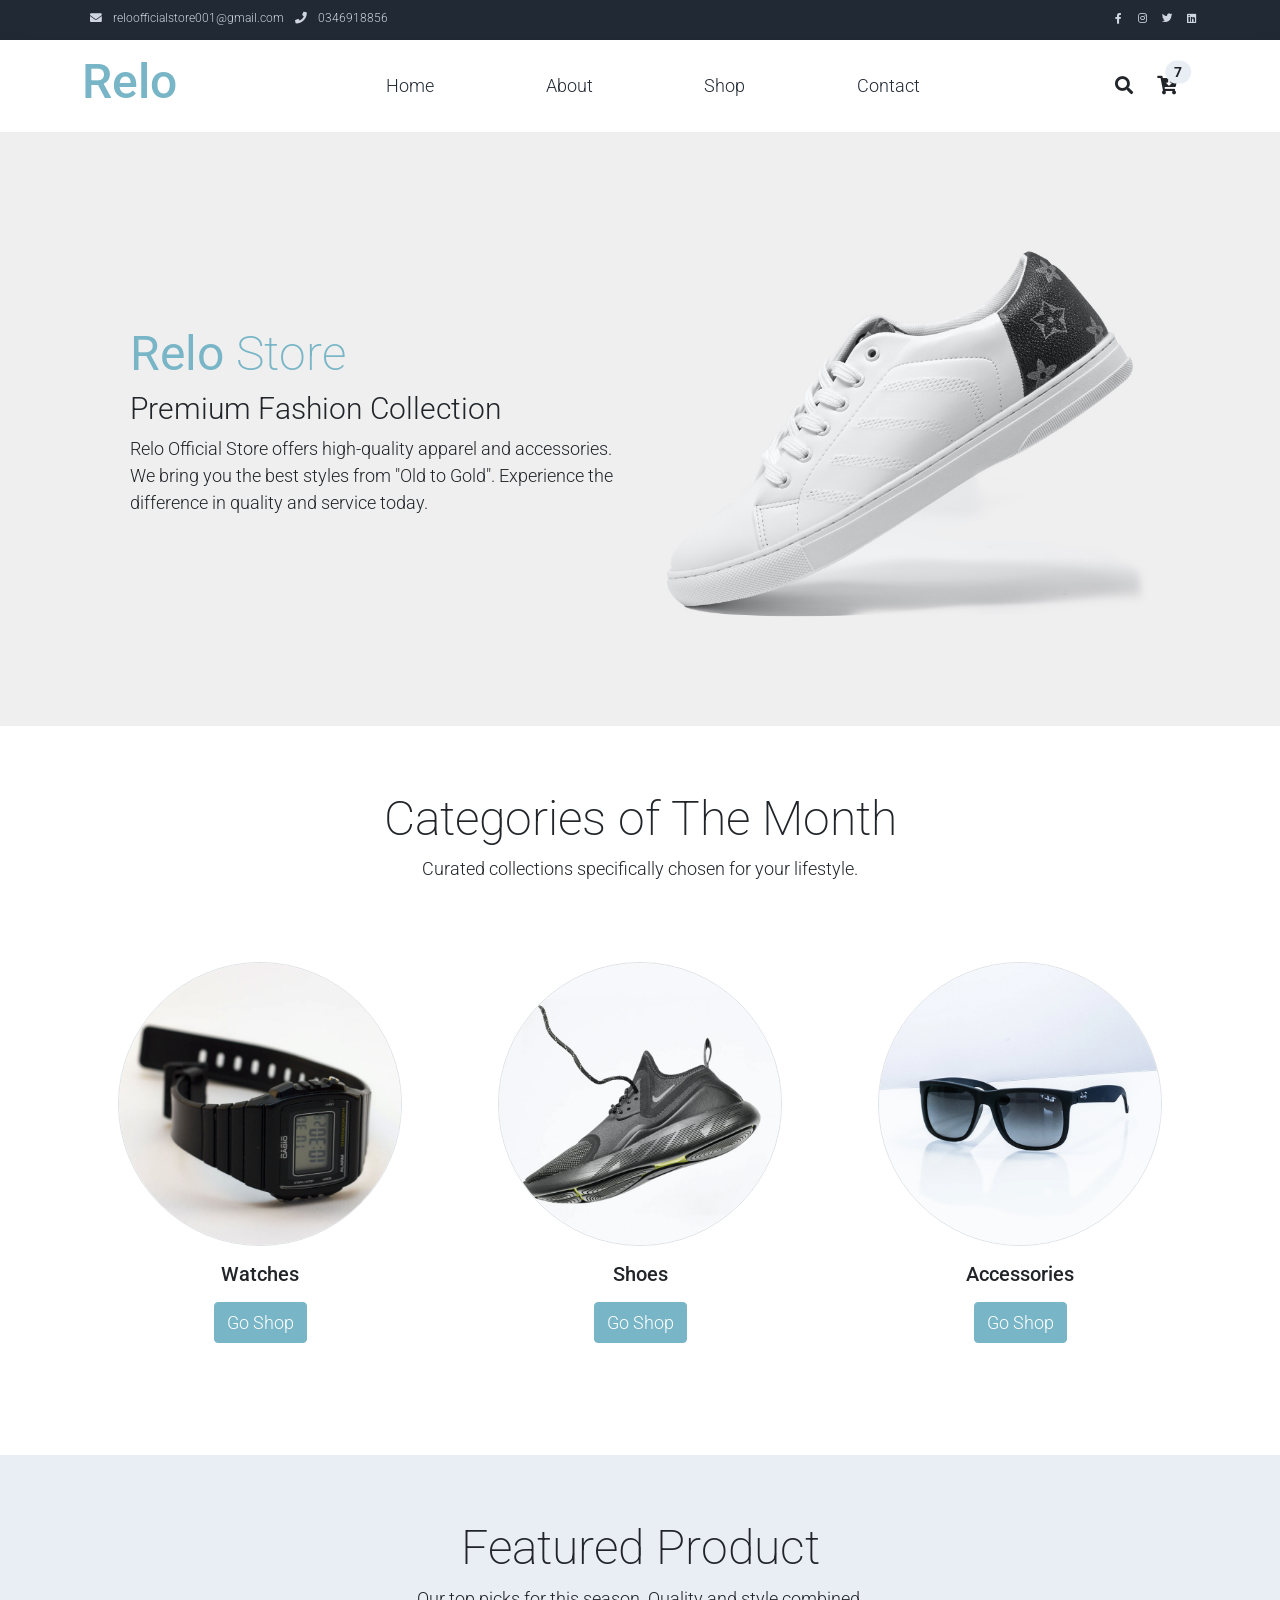
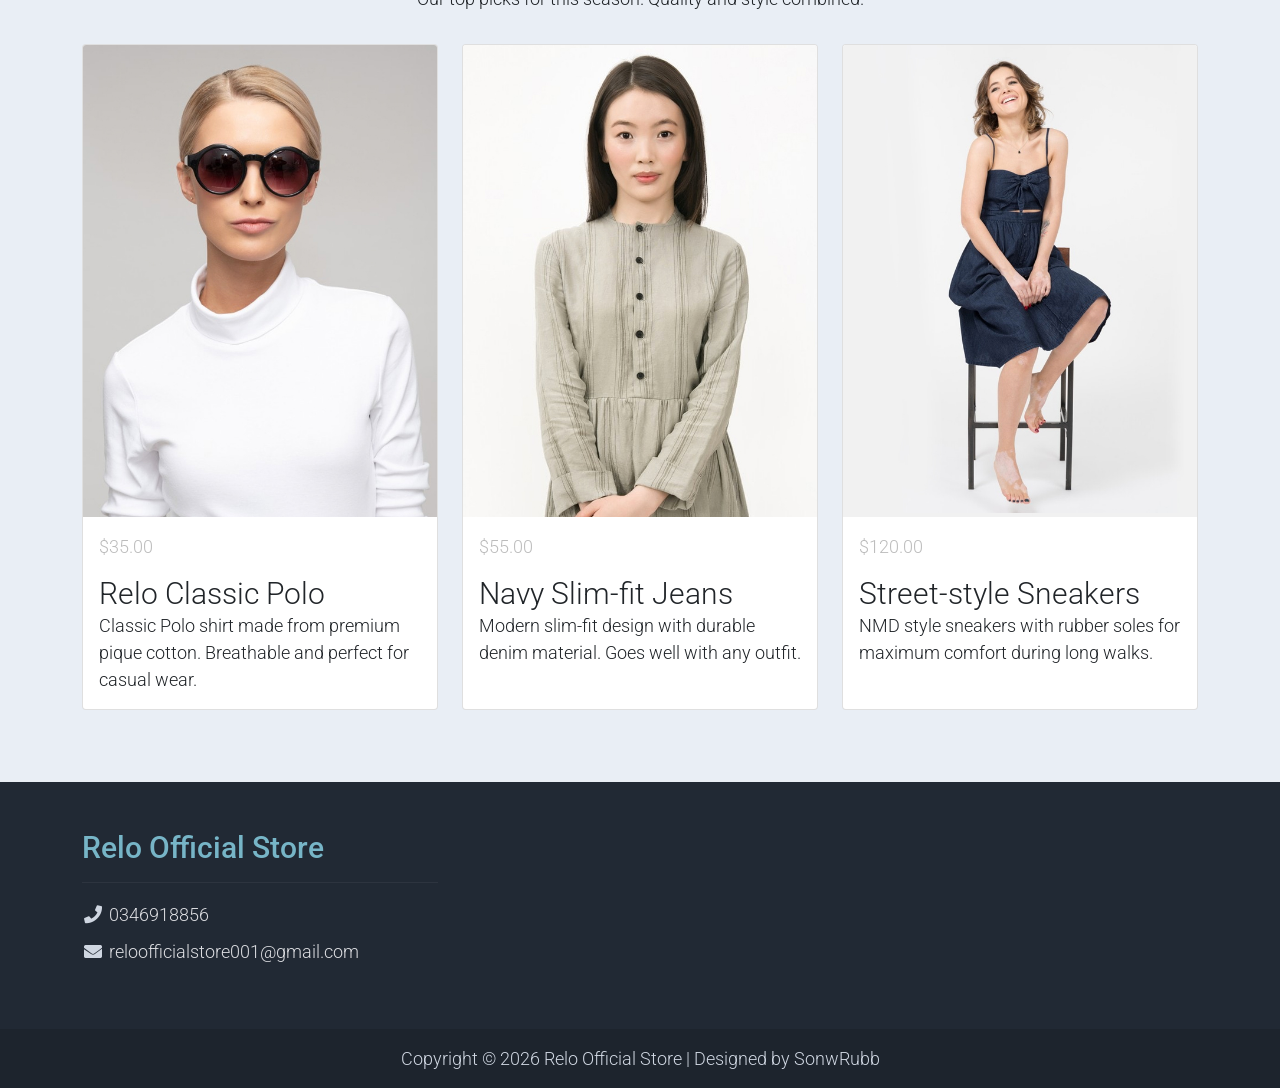
<file: index.html>
<!DOCTYPE html>
<html lang="en">

<head>
    <title>RELO - From Old to Gold</title>
    <meta charset="utf-8">
    <meta name="viewport" content="width=device-width, initial-scale=1">

    <link rel="apple-touch-icon" href="assets/img/Relo.png">
    <link rel="shortcut icon" type="image/x-icon" href="assets/img/Relo.png">

    <link rel="stylesheet" href="assets/css/bootstrap.min.css">
    <link rel="stylesheet" href="assets/css/templatemo.css">
    <link rel="stylesheet" href="assets/css/custom.css">

    <link rel="stylesheet" href="https://fonts.googleapis.com/css2?family=Roboto:wght@100;200;300;400;500;700;900&display=swap">
    <link rel="stylesheet" href="assets/css/fontawesome.min.css">
</head>

<body>
    <nav class="navbar navbar-expand-lg bg-dark navbar-light d-none d-lg-block" id="templatemo_nav_top">
        <div class="container text-light">
            <div class="w-100 d-flex justify-content-between">
                <div>
                    <i class="fa fa-envelope mx-2"></i>
                    <a class="navbar-sm-brand text-light text-decoration-none" href="mailto:reloofficialstore001@gmail.com">reloofficialstore001@gmail.com</a>
                    <i class="fa fa-phone mx-2"></i>
                    <a class="navbar-sm-brand text-light text-decoration-none" href="tel:0346918856">0346918856</a>
                </div>
                <div>
                    <a class="text-light" href="https://fb.com/templatemo" target="_blank" rel="sponsored"><i class="fab fa-facebook-f fa-sm fa-fw me-2"></i></a>
                    <a class="text-light" href="https://www.instagram.com/" target="_blank"><i class="fab fa-instagram fa-sm fa-fw me-2"></i></a>
                    <a class="text-light" href="https://twitter.com/" target="_blank"><i class="fab fa-twitter fa-sm fa-fw me-2"></i></a>
                    <a class="text-light" href="https://www.linkedin.com/" target="_blank"><i class="fab fa-linkedin fa-sm fa-fw"></i></a>
                </div>
            </div>
        </div>
    </nav>
    <nav class="navbar navbar-expand-lg navbar-light shadow">
        <div class="container d-flex justify-content-between align-items-center">
            <a class="navbar-brand text-success logo h1 align-self-center" href="index.html">Relo</a>

            <button class="navbar-toggler border-0" type="button" data-bs-toggle="collapse" data-bs-target="#templatemo_main_nav">
                <span class="navbar-toggler-icon"></span>
            </button>

            <div class="align-self-center collapse navbar-collapse flex-fill d-lg-flex justify-content-lg-between" id="templatemo_main_nav">
                <div class="flex-fill">
                    <ul class="nav navbar-nav d-flex justify-content-between mx-lg-auto">
                        <li class="nav-item"><a class="nav-link" href="index.html">Home</a></li>
                        <li class="nav-item"><a class="nav-link" href="about.html">About</a></li>
                        <li class="nav-item"><a class="nav-link" href="shop.html">Shop</a></li>
                        <li class="nav-item"><a class="nav-link" href="contact.html">Contact</a></li>
                    </ul>
                </div>
                <div class="navbar align-self-center d-flex">
                    <a class="nav-icon d-none d-lg-inline" href="#" data-bs-toggle="modal" data-bs-target="#templatemo_search">
                        <i class="fa fa-fw fa-search text-dark mr-2"></i>
                    </a>
                    <a class="nav-icon position-relative text-decoration-none" href="#">
                        <i class="fa fa-fw fa-cart-arrow-down text-dark mr-1"></i>
                        <span class="position-absolute top-0 left-100 translate-middle badge rounded-pill bg-light text-dark">7</span>
                    </a>
                </div>
            </div>
        </div>
    </nav>
    <div class="modal fade bg-white" id="templatemo_search" tabindex="-1" role="dialog" aria-hidden="true">
        <div class="modal-dialog modal-lg" role="document">
            <div class="w-100 pt-1 mb-5 text-right">
                <button type="button" class="btn-close" data-bs-dismiss="modal" aria-label="Close"></button>
            </div>
            <form action="shop.html" method="get" class="modal-content modal-body border-0 p-0">
                <div class="input-group mb-2">
                    <input type="text" class="form-control" id="inputModalSearch" name="q" placeholder="Search ...">
                    <button type="submit" class="input-group-text bg-success text-light">
                        <i class="fa fa-fw fa-search text-white"></i>
                    </button>
                </div>
            </form>
        </div>
    </div>

    <div id="template-mo-zay-hero-carousel" class="carousel slide" data-bs-ride="carousel">
        <div class="carousel-inner">
            <div class="carousel-item active">
                <div class="container">
                    <div class="row p-5">
                        <div class="mx-auto col-md-8 col-lg-6 order-lg-last">
                            <img class="img-fluid" src="./assets/img/banner_img_01.jpg" alt="Banner">
                        </div>
                        <div class="col-lg-6 mb-0 d-flex align-items-center">
                            <div class="text-align-left">
                                <h1 class="h1 text-success"><b>Relo</b> Store</h1>
                                <h3 class="h2">Premium Fashion Collection</h3>
                                <p>
                                    Relo Official Store offers high-quality apparel and accessories. 
                                    We bring you the best styles from "Old to Gold". 
                                    Experience the difference in quality and service today.
                                </p>
                            </div>
                        </div>
                    </div>
                </div>
            </div>
        </div>
    </div>
    <section class="container py-5">
        <div class="row text-center pt-3">
            <div class="col-lg-6 m-auto">
                <h1 class="h1">Categories of The Month</h1>
                <p>Curated collections specifically chosen for your lifestyle.</p>
            </div>
        </div>
        <div class="row">
            <div class="col-12 col-md-4 p-5 mt-3 text-center">
                <a href="shop.html"><img src="./assets/img/category_img_01.jpg" class="rounded-circle img-fluid border"></a>
                <h5 class="mt-3 mb-3">Watches</h5>
                <p><a href="shop.html" class="btn btn-success">Go Shop</a></p>
            </div>
            <div class="col-12 col-md-4 p-5 mt-3 text-center">
                <a href="shop.html"><img src="./assets/img/category_img_02.jpg" class="rounded-circle img-fluid border"></a>
                <h2 class="h5 mt-3 mb-3">Shoes</h2>
                <p><a href="shop.html" class="btn btn-success">Go Shop</a></p>
            </div>
            <div class="col-12 col-md-4 p-5 mt-3 text-center">
                <a href="shop.html"><img src="./assets/img/category_img_03.jpg" class="rounded-circle img-fluid border"></a>
                <h2 class="h5 mt-3 mb-3">Accessories</h2>
                <p><a href="shop.html" class="btn btn-success">Go Shop</a></p>
            </div>
        </div>
    </section>
    <section class="bg-light">
        <div class="container py-5">
            <div class="row text-center py-3">
                <div class="col-lg-6 m-auto">
                    <h1 class="h1">Featured Product</h1>
                    <p>Our top picks for this season. Quality and style combined.</p>
                </div>
            </div>
            
            <div class="row" id="featured-products">
                </div>

        </div>
    </section>
    <footer class="bg-dark" id="tempaltemo_footer">
        <div class="container">
            <div class="row">
                <div class="col-md-4 pt-5">
                    <h2 class="h2 text-success border-bottom pb-3 border-light logo">Relo Official Store</h2>
                    <ul class="list-unstyled text-light footer-link-list">
                        <li><i class="fa fa-phone fa-fw"></i> <a class="text-decoration-none" href="tel:0346918856">0346918856</a></li>
                        <li><i class="fa fa-envelope fa-fw"></i> <a class="text-decoration-none" href="mailto:reloofficialstore001@gmail.com">reloofficialstore001@gmail.com</a></li>
                    </ul>
                </div>
            </div>
        </div>
        <div class="w-100 bg-black py-3 mt-5">
            <div class="container text-center">
                <p class="text-light mb-0">Copyright &copy; 2026 Relo Official Store | Designed by SonwRubb</p>
            </div>
        </div>
    </footer>

    <script src="assets/js/jquery-1.11.0.min.js"></script>
    <script src="assets/js/bootstrap.bundle.min.js"></script>
    <script src="assets/js/templatemo.js"></script>
    
    <script src="assets/js/product.js"></script>
    <script src="assets/js/product-render.js"></script>
</body>

</html>
</file>
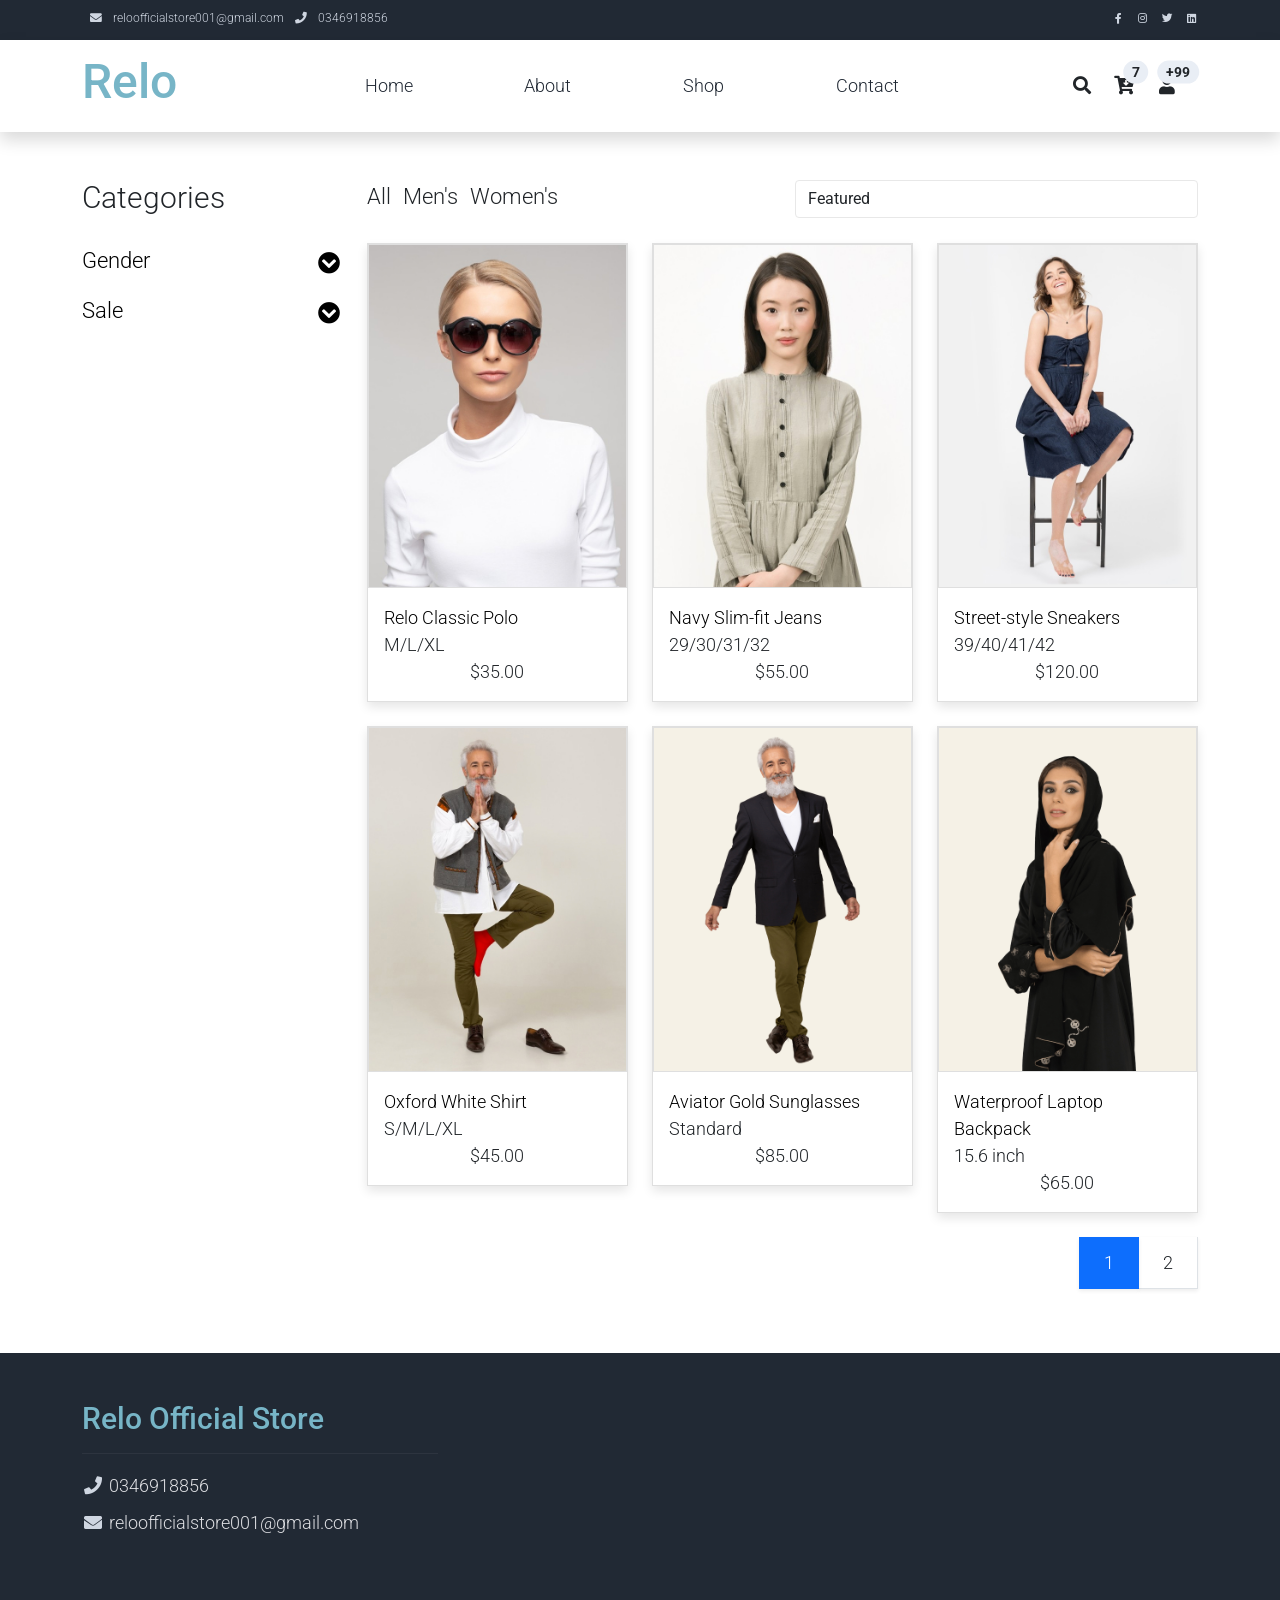
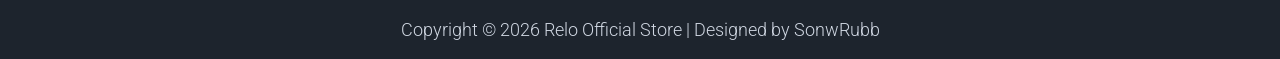
<file: shop.html>
<!DOCTYPE html>
<html lang="en">

<head>
    <title>RELO - From Old to Gold</title>
    <meta charset="utf-8">
    <meta name="viewport" content="width=device-width, initial-scale=1">

    <link rel="apple-touch-icon" href="assets/img/Relo.png">
    <link rel="shortcut icon" type="image/x-icon" href="assets/img/Relo.png">

    <link rel="stylesheet" href="assets/css/bootstrap.min.css">
    <link rel="stylesheet" href="assets/css/templatemo.css">
    <link rel="stylesheet" href="assets/css/custom.css">

    <link rel="stylesheet" href="https://fonts.googleapis.com/css2?family=Roboto:wght@100;200;300;400;500;700;900&display=swap">
    <link rel="stylesheet" href="assets/css/fontawesome.min.css">
</head>

<body>
    <nav class="navbar navbar-expand-lg bg-dark navbar-light d-none d-lg-block" id="templatemo_nav_top">
        <div class="container text-light">
            <div class="w-100 d-flex justify-content-between">
                <div>
                    <i class="fa fa-envelope mx-2"></i>
                    <a class="navbar-sm-brand text-light text-decoration-none" href="mailto:reloofficialstore001@gmail.com">reloofficialstore001@gmail.com</a>
                    <i class="fa fa-phone mx-2"></i>
                    <a class="navbar-sm-brand text-light text-decoration-none" href="tel:0346918856">0346918856</a>
                </div>
                <div>
                    <a class="text-light" href="https://fb.com/templatemo" target="_blank" rel="sponsored"><i class="fab fa-facebook-f fa-sm fa-fw me-2"></i></a>
                    <a class="text-light" href="https://www.instagram.com/" target="_blank"><i class="fab fa-instagram fa-sm fa-fw me-2"></i></a>
                    <a class="text-light" href="https://twitter.com/" target="_blank"><i class="fab fa-twitter fa-sm fa-fw me-2"></i></a>
                    <a class="text-light" href="https://www.linkedin.com/" target="_blank"><i class="fab fa-linkedin fa-sm fa-fw"></i></a>
                </div>
            </div>
        </div>
    </nav>
    <nav class="navbar navbar-expand-lg navbar-light shadow">
        <div class="container d-flex justify-content-between align-items-center">
            <a class="navbar-brand text-success logo h1 align-self-center" href="index.html">
                Relo
            </a>

            <button class="navbar-toggler border-0" type="button" data-bs-toggle="collapse" data-bs-target="#templatemo_main_nav" aria-controls="navbarSupportedContent" aria-expanded="false" aria-label="Toggle navigation">
                <span class="navbar-toggler-icon"></span>
            </button>

            <div class="align-self-center collapse navbar-collapse flex-fill d-lg-flex justify-content-lg-between" id="templatemo_main_nav">
                <div class="flex-fill">
                    <ul class="nav navbar-nav d-flex justify-content-between mx-lg-auto">
                        <li class="nav-item"><a class="nav-link" href="index.html">Home</a></li>
                        <li class="nav-item"><a class="nav-link" href="about.html">About</a></li>
                        <li class="nav-item"><a class="nav-link" href="shop.html">Shop</a></li>
                        <li class="nav-item"><a class="nav-link" href="contact.html">Contact</a></li>
                    </ul>
                </div>
                <div class="navbar align-self-center d-flex">
                    <a class="nav-icon d-none d-lg-inline" href="#" data-bs-toggle="modal" data-bs-target="#templatemo_search">
                        <i class="fa fa-fw fa-search text-dark mr-2"></i>
                    </a>
                    <a class="nav-icon position-relative text-decoration-none" href="#">
                        <i class="fa fa-fw fa-cart-arrow-down text-dark mr-1"></i>
                        <span class="position-absolute top-0 left-100 translate-middle badge rounded-pill bg-light text-dark">7</span>
                    </a>
                    <a class="nav-icon position-relative text-decoration-none" href="#">
                        <i class="fa fa-fw fa-user text-dark mr-3"></i>
                        <span class="position-absolute top-0 left-100 translate-middle badge rounded-pill bg-light text-dark">+99</span>
                    </a>
                </div>
            </div>
        </div>
    </nav>
    <div class="modal fade bg-white" id="templatemo_search" tabindex="-1" role="dialog" aria-labelledby="exampleModalLabel" aria-hidden="true">
        <div class="modal-dialog modal-lg" role="document">
            <div class="w-100 pt-1 mb-5 text-right">
                <button type="button" class="btn-close" data-bs-dismiss="modal" aria-label="Close"></button>
            </div>
            <form action="" method="get" class="modal-content modal-body border-0 p-0">
                <div class="input-group mb-2">
                    <input type="text" class="form-control" id="inputModalSearch" name="q" placeholder="Search ...">
                    <button type="submit" class="input-group-text bg-success text-light">
                        <i class="fa fa-fw fa-search text-white"></i>
                    </button>
                </div>
            </form>
        </div>
    </div>

    <div class="container py-5">
        <div class="row">
            <div class="col-lg-3">
                <h1 class="h2 pb-4">Categories</h1>
                <ul class="list-unstyled templatemo-accordion">
                    <li class="pb-3">
                        <a class="collapsed d-flex justify-content-between h3 text-decoration-none" href="#">
                            Gender <i class="fa fa-fw fa-chevron-circle-down mt-1"></i>
                        </a>
                        <ul class="collapse show list-unstyled pl-3">
                            <li><a class="text-decoration-none" href="#">Men</a></li>
                            <li><a class="text-decoration-none" href="#">Women</a></li>
                        </ul>
                    </li>
                    <li class="pb-3">
                        <a class="collapsed d-flex justify-content-between h3 text-decoration-none" href="#">
                            Sale <i class="pull-right fa fa-fw fa-chevron-circle-down mt-1"></i>
                        </a>
                        <ul id="collapseTwo" class="collapse list-unstyled pl-3">
                            <li><a class="text-decoration-none" href="#">Sport</a></li>
                            <li><a class="text-decoration-none" href="#">Luxury</a></li>
                        </ul>
                    </li>
                </ul>
            </div>

            <div class="col-lg-9">
                <div class="row">
                    <div class="col-md-6">
                        <ul class="list-inline shop-top-menu pb-3 pt-1">
                            <li class="list-inline-item"><a class="h3 text-dark text-decoration-none mr-3" href="#">All</a></li>
                            <li class="list-inline-item"><a class="h3 text-dark text-decoration-none mr-3" href="#">Men's</a></li>
                            <li class="list-inline-item"><a class="h3 text-dark text-decoration-none" href="#">Women's</a></li>
                        </ul>
                    </div>
                    <div class="col-md-6 pb-4">
                        <div class="d-flex">
                            <select class="form-control">
                                <option>Featured</option>
                                <option>A to Z</option>
                                <option>Item</option>
                            </select>
                        </div>
                    </div>
                </div>

                <div class="row" id="product-grid">
                    </div>

                <div class="row">
                    <ul class="pagination pagination-lg justify-content-end" id="pagination-container">
                        </ul>
                </div>
            </div>
        </div>
    </div>
    <footer class="bg-dark" id="tempaltemo_footer">
        <div class="container">
            <div class="row">
                <div class="col-md-4 pt-5">
                    <h2 class="h2 text-success border-bottom pb-3 border-light logo">Relo Official Store</h2>
                    <ul class="list-unstyled text-light footer-link-list">
                        <li><i class="fa fa-phone fa-fw"></i> <a class="text-decoration-none" href="tel:0346918856">0346918856</a></li>
                        <li><i class="fa fa-envelope fa-fw"></i> <a class="text-decoration-none" href="mailto:reloofficialstore001@gmail.com">reloofficialstore001@gmail.com</a></li>
                    </ul>
                </div>
            </div>
        </div>
        <div class="w-100 bg-black py-3 mt-5">
            <div class="container text-center">
                <p class="text-light mb-0">Copyright &copy; 2026 Relo Official Store | Designed by SonwRubb</p>
            </div>
        </div>
    </footer>

    <script src="assets/js/jquery-1.11.0.min.js"></script>
    <script src="assets/js/jquery-migrate-1.2.1.min.js"></script>
    <script src="assets/js/bootstrap.bundle.min.js"></script>
    <script src="assets/js/templatemo.js"></script>

    <script src="assets/js/product.js"></script>
    <script src="assets/js/product-render.js"></script>
</body>

</html>
</file>
<file: assets/css/templatemo.css>
/*

TemplateMo 559 Zay Shop

https://templatemo.com/tm-559-zay-shop

---------------------------------------------
Table of contents
------------------------------------------------
1. Typography
2. General
3. Nav
4. Hero Carousel
5. Accordion
6. Shop
7. Product
8. Carousel Hero
9. Carousel Brand
10. Services
11. Contact map
12. Footer
13. Small devices (landscape phones, 576px and up)
14. Medium devices (tablets, 768px and up)
15. Large devices (desktops, 992px and up)
16. Extra large devices (large desktops, 1200px and up)
--------------------------------------------- */




/* Typography */
body, ul, li, p, a, label, input, div {
  font-family: 'Roboto', sans-serif;
  font-size: 18px !important;
  font-weight: 300 !important;
}
.h1 {
  font-family: 'Roboto', sans-serif;
  font-size: 48px !important;
  font-weight: 200 !important;
}
.h2 {
  font-family: 'Roboto', sans-serif;
  font-size: 30px !important;
  font-weight: 300;
}
.h3 {
  font-family: 'Roboto', sans-serif;
  font-size: 22px !important;
}
/* General */
.logo { font-weight: 500 !important;}
.text-warning {  color: #ede861 !important;}
.text-muted { color: #bcbcbc !important;}
.text-success { color: #77b5c7 !important;}
.text-light { color: #cfd6e1 !important;}
.bg-dark { background-color: #212934 !important;}
.bg-light { background-color: #e9eef5 !important;}
.bg-black { background-color: #1d242d !important;}
.bg-success { background-color: #e1e5eb !important;}
.btn-success {
  background-color: #77b5c7 !important;
  border-color: #77b5c7 !important;
}
.pagination .page-link:hover {color: #000;}
.pagination .page-link:hover, .pagination .page-link.active {
  background-color: #77b5c7;
  color: #fff;
}
/* Nav */
#templatemo_nav_top { min-height: 40px;}
#templatemo_nav_top * { font-size: .9em !important;}
#templatemo_main_nav a { color: #212934;}
#templatemo_main_nav a:hover { color: #77b5c7;}
#templatemo_main_nav .navbar .nav-icon { margin-right: 20px;}

/* Hero Carousel */
#template-mo-zay-hero-carousel { background: #efefef !important;}
/* Accordion */
.templatemo-accordion a { color: #000;}
.templatemo-accordion a:hover { color: #77b5c7;}
/* Shop */
.shop-top-menu a:hover { color: #77b5c7 !important;}
/* Product */
.product-wap { box-shadow: 0px 5px 10px 0px rgba(0, 0, 0, 0.10);}
.product-wap .product-color-dot.color-dot-red { background:#f71515;}
.product-wap .product-color-dot.color-dot-blue { background:#6db4fe;}
.product-wap .product-color-dot.color-dot-black { background:#000000;}
.product-wap .product-color-dot.color-dot-light { background:#ffffff;}
.product-wap .product-color-dot.color-dot-green { background:#77b5c7;}
.card.product-wap .card .product-overlay {
  background: rgba(0,0,0,.2);
  visibility: hidden;
  opacity: 0;
  transition: .3s;
}
.card.product-wap:hover .card .product-overlay {
  visibility: visible;
  opacity: 1;
}
.card.product-wap a { color: #000;}
#carousel-related-product .slick-slide:focus { outline: none !important;}
#carousel-related-product .slick-dots li button:before {
  font-size: 15px;
  margin-top: 20px;
}
/* Brand */
.brand-img {
  filter: grayscale(100%);
  opacity: 0.5;
  transition: .5s;
}
.brand-img:hover {
  filter: grayscale(0%);
  opacity: 1;
}
/* Carousel Hero */
#template-mo-zay-hero-carousel .carousel-indicators li {
  margin-top: -50px;
  background-color: #77b5c7;
}
#template-mo-zay-hero-carousel .carousel-control-next i,
#template-mo-zay-hero-carousel .carousel-control-prev i {
  color: #77b5c7 !important;
  font-size: 2.8em !important;
}
/* Carousel Brand */
.tempaltemo-carousel .h1 {
  font-size: .5em !important;
  color: #000 !important;
}
/* Services */
.services-icon-wap {transition: .3s;}
.services-icon-wap:hover, .services-icon-wap:hover i {color: #fff;}
.services-icon-wap:hover {background: #77b5c7;}
/* Contact map */
.leaflet-control a, .leaflet-control { font-size: 10px !important;}
.form-control { border: 1px solid #e8e8e8;}
/* Footer */
#tempaltemo_footer a { color: #dcdde1;}
#tempaltemo_footer a:hover { color: #77b5c7;}
#tempaltemo_footer ul.footer-link-list li { padding-top: 10px;}
#tempaltemo_footer ul.footer-icons li {
  width: 2.6em;
  height: 2.6em;
  line-height: 2.6em;
}
#tempaltemo_footer ul.footer-icons li:hover {
  background-color: #77b5c7;
  transition: .5s;
}
#tempaltemo_footer ul.footer-icons li:hover i {
  color: #212934;
  transition: .5s;
}
#tempaltemo_footer .border-light { border-color: #2d343f !important;}
/*
// Extra small devices (portrait phones, less than 576px)
// No media query since this is the default in Bootstrap
*/
/* Small devices (landscape phones, 576px and up)*/
.product-wap .h3, .product-wap li, .product-wap i, .product-wap p {
  font-size: 12px !important;
}
.product-wap .product-color-dot {
  width: 6px;
  height: 6px;
}

@media (min-width: 576px) {
  .tempaltemo-carousel .h1 { font-size: 1em !important;}
}

/*// Medium devices (tablets, 768px and up)*/
@media (min-width: 768px) {
  #templatemo_main_nav .navbar-nav {max-width: 450px;}
}

/* Large devices (desktops, 992px and up)*/
@media (min-width: 992px) {
  #templatemo_main_nav .navbar-nav {max-width: 550px;}
  #template-mo-zay-hero-carousel .carousel-item {min-height: 30rem !important;}
  .product-wap .h3, .product-wap li, .product-wap i, .product-wap p {font-size: 18px !important;}
  .product-wap .product-color-dot {
    width: 12px;
    height: 12px;
  }
}

/* Extra large devices (large desktops, 1200px and up)*/
@media (min-width: 1200px) {}
</file>
<file: assets/css/custom.css>
/*
Custom Css
*/
</file>
